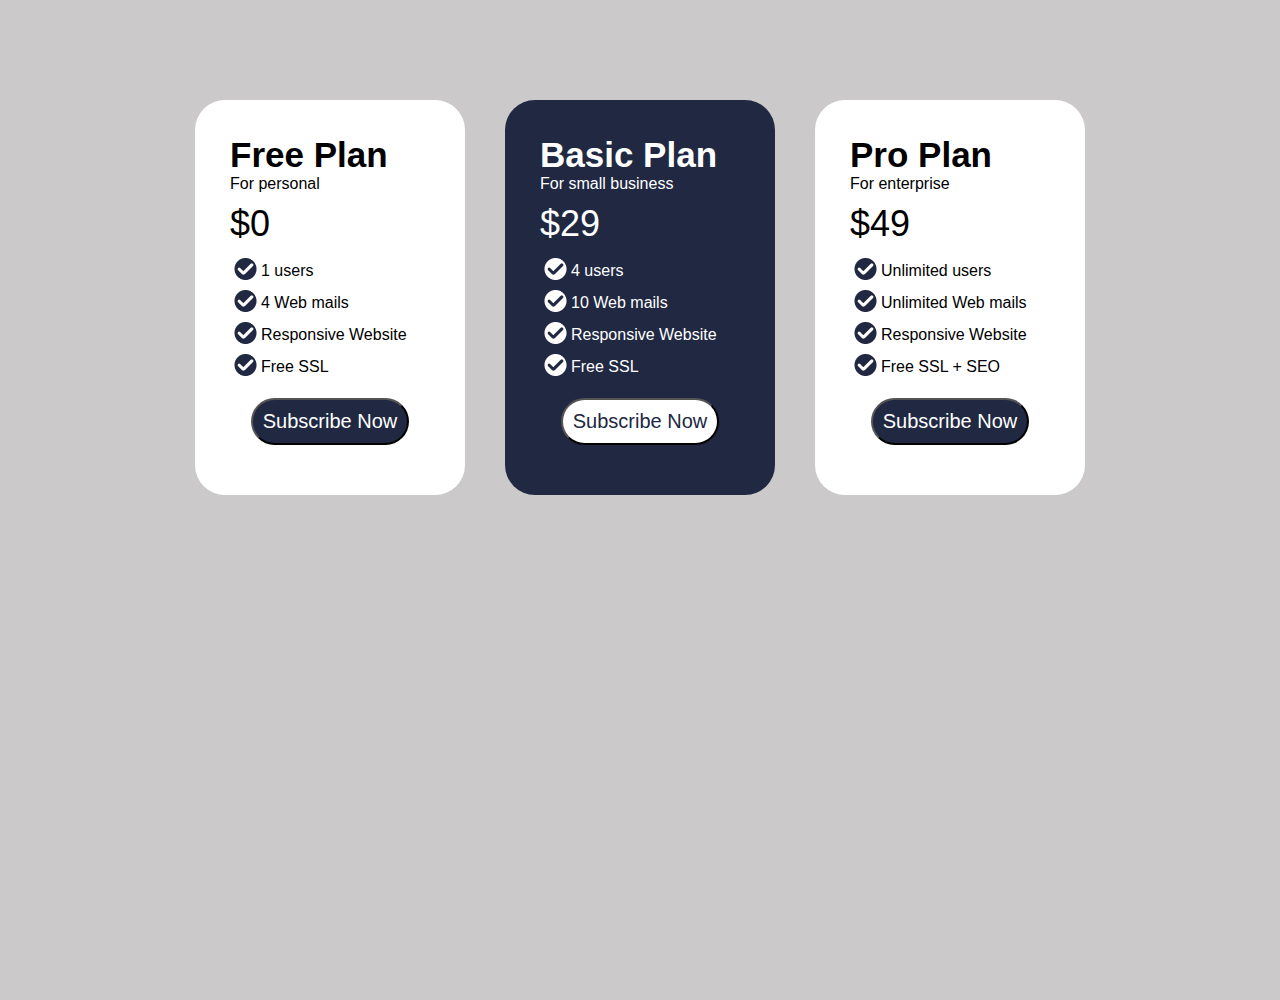
<file: FlexBox in CSS/Answer4/index.html>
<!DOCTYPE html>
<html lang="en">
<head>
    <meta charset="UTF-8">
    <meta name="viewport" content="width=device-width, initial-scale=1.0">
    <title>Answer 4</title>
    <link rel="stylesheet" href="./style.css">
</head>
<body>
    
<!-- Pricing section -->
    <div class="container">
        <div class="card">
            <!-- free plan card -->
            <h3 class="plan-name">Free Plan</h3>
            <p class="plan-for">For personal</p>
            <h3 class="pricing">&#36;0</h3>
            <p class="features"><span><img src="./light_tick.png" alt="light tick"></span>1 users</p>
            <p class="features"><span><img src="./light_tick.png" alt="light tick"></span>4 Web mails</p>
            <p class="features"><span><img src="./light_tick.png" alt="light tick"></span>Responsive Website</p>
            <p class="features"><span><img src="./light_tick.png" alt="light tick"></span>Free SSL</p>

            <div class="subscribe-container">
                <button class="subscribe-button">Subscribe Now</button>
            </div>
        </div>
        <div class="card dark">
            <!-- basic plan card -->
            <h3 class="plan-name">Basic Plan</h3>
            <p class="plan-for">For small business</p>
            <h3 class="pricing">&#36;29</h3>
            <p class="features"><span><img src="./dark_tick.png" alt="dark tick"></span>4 users</p>
            <p class="features"><span><img src="./dark_tick.png" alt="dark tick"></span>10 Web mails</p>
            <p class="features"><span><img src="./dark_tick.png" alt="dark tick"></span>Responsive Website</p>
            <p class="features"><span><img src="./dark_tick.png" alt="dark tick"></span>Free SSL</p>

            <div class="subscribe-container">
                <button class="subscribe-button">Subscribe Now</button>
            </div>
        </div>
        <div class="card">
            <!-- pro plan card -->
            <h3 class="plan-name">Pro Plan</h3>
            <p class="plan-for">For enterprise</p>
            <h3 class="pricing">&#36;49</h3>
            <p class="features"><span><img src="./light_tick.png" alt="light tick"></span>Unlimited users</p>
            <p class="features"><span><img src="./light_tick.png" alt="light tick"></span>Unlimited Web mails</p>
            <p class="features"><span><img src="./light_tick.png" alt="light tick"></span>Responsive Website</p>
            <p class="features"><span><img src="./light_tick.png" alt="light tick"></span>Free SSL + SEO</p>

            <div class="subscribe-container">
                <button class="subscribe-button">Subscribe Now</button>
            </div>
        </div>
    </div>
</body>
</html>
</file>
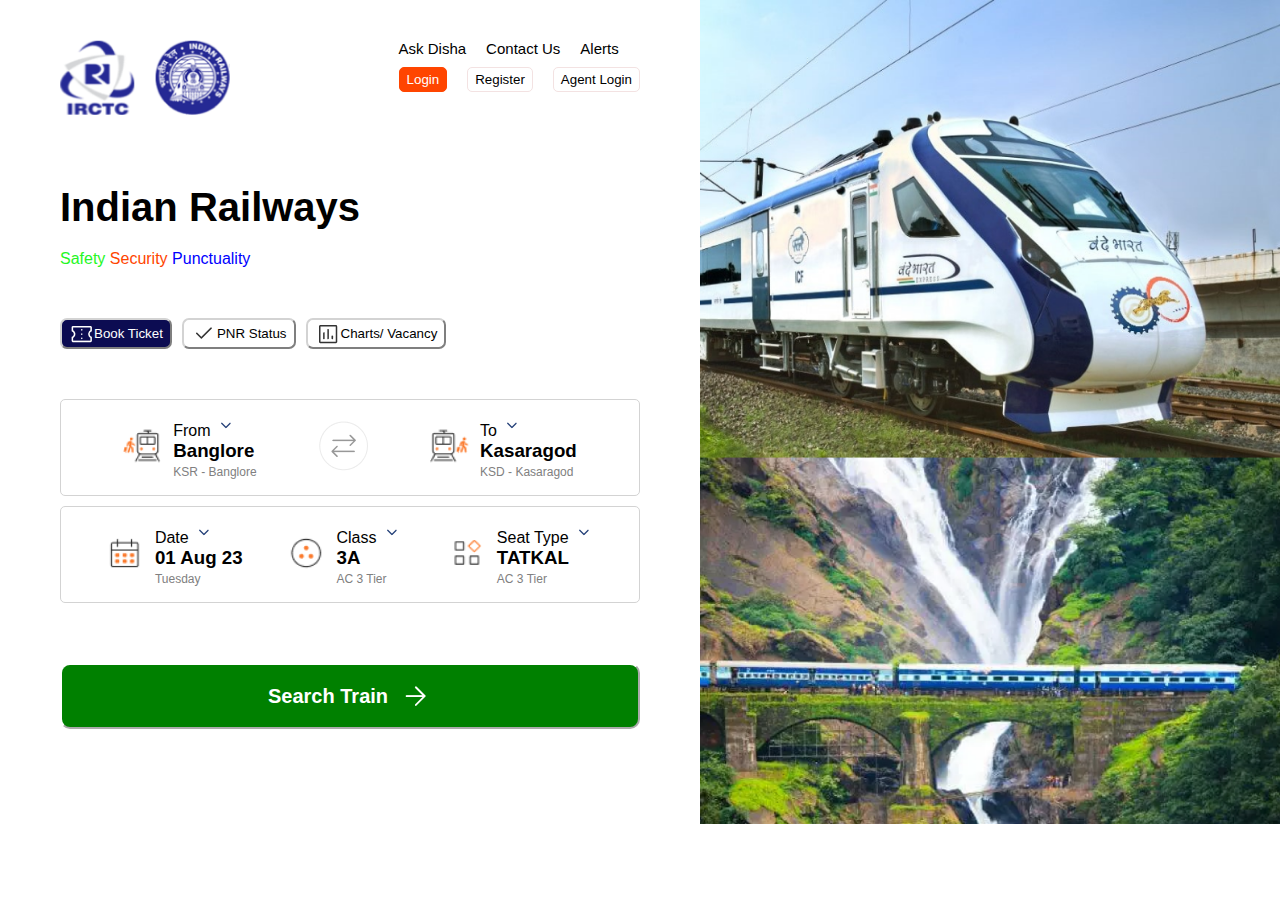
<file: FlexBox in CSS/Answer5/index.html>
<!DOCTYPE html>
<html lang="en">
  <head>
    <meta charset="UTF-8" />
    <meta name="viewport" content="width=device-width, initial-scale=1.0" />
    <title>Answer 5</title>
    <link rel="stylesheet" href="./style.css" />
  </head>

  <body>
    <div class="container">
      <!-- left section -->
      <section class="left-container">
        <nav>
          <div class="logo-container">
            <img src="./images/IRCTCLogo.png" alt="IRCTC" />
            <img src="./images/indianRailwaysLogo.png" alt="Indian railway" />
          </div>
          <div class="nav-container">
            <ul>
              <li>Ask Disha</li>
              <li>Contact Us</li>
              <li>Alerts</li>
            </ul>
            <ul>
              <li><button class="selected">Login</button></li>
              <li><button>Register</button></li>
              <li><button>Agent Login</button></li>
            </ul>
          </div>
        </nav>
        <main>
          <div>
            <h2 class="main-heading">Indian Railways</h2>
            <p class="sub-heading">
              <span class="green-text">Safety</span>
              <span class="orange-text">Security</span>
              <span class="blue-text">Punctuality</span>
            </p>
          </div>
          <div class="choose-button">
            <button class="selected">
              <img src="./images/ticket_icon.png" alt="" />Book Ticket
            </button>
            <button><img src="./images/tick_icon.png" alt="" />PNR Status</button>
            <button>
              <img src="./images/chart_icon.png" alt="" />Charts/ Vacancy
            </button>
          </div>

          <div class="journey-detail-container">
            <div class="journey-details">
              <div class="card-element">
                <div class="card-element-image">
                  <img src="./images/departure_train_icon.png" alt="" />
                </div>
                <div class="select-option">
                  <div class="dropdown">
                    <span>From</span>
                    <img src="./images/expand_more_icon.png" alt="" />
                  </div>
                  <div class="choose-location">
                    <h3>Banglore</h3>
                    <span>KSR - Banglore</span>
                  </div>
                </div>
              </div>
              <div class="arrow-img">
                <img src="./images/to_from_arrow.png" alt="" />
              </div>
              <div class="card-element">
                <div class="card-element-image">
                  <img src="./images/destination_train_icon.png" alt="" />
                </div>
                <div class="select-option">
                  <div class="dropdown">
                    <span>To</span>
                    <img src="./images/expand_more_icon.png" alt="" />
                  </div>
                  <div class="choose-location">
                    <h3>Kasaragod</h3>
                    <span>KSD - Kasaragod</span>
                  </div>
                </div>
              </div>
            </div>

            <div class="journey-details">
              <div class="card-element">
                <div class="card-element-image">
                  <img src="./images/calander-icon.png" alt="" />
                </div>
                <div class="select-option">
                  <div class="dropdown">
                    <span>Date</span>
                    <img src="./images/expand_more_icon.png" alt="" />
                  </div>
                  <div class="choose-location">
                    <h3>01 Aug 23</h3>
                    <span>Tuesday</span>
                  </div>
                </div>
              </div>
              <div class="card-element">
                <div class="card-element-image">
                  <img src="./images/threedot-icon.png" alt="" />
                </div>
                <div class="select-option">
                  <div class="dropdown">
                    <span>Class</span>
                    <img src="./images/expand_more_icon.png" alt="" />
                  </div>
                  <div class="choose-location">
                    <h3>3A</h3>
                    <span>AC 3 Tier</span>
                  </div>
                </div>
              </div>
              <div class="card-element">
                <div class="card-element-image">
                  <img src="./images/widgets_icon.png" alt="" />
                </div>
                <div class="select-option">
                  <div class="dropdown">
                    <span>Seat Type</span>
                    <img src="./images/expand_more_icon.png" alt="" />
                  </div>
                  <div class="choose-location">
                    <h3>TATKAL</h3>
                    <span>AC 3 Tier</span>
                  </div>
                </div>
              </div>
            </div>
          </div>
          <button class="search-button">
            Search Train <img src="./images/right-arrow-icon.png" alt="" />
          </button>
        </main>
      </section>

      <!-- Right section -->
      <section class="right-container">
        <img src="./images/heroImage.png" alt="" />
      </section>
    </div>
  </body>
</html>
</file>
<file: FlexBox in CSS/Answer4/style.css>
*{
    margin: 0;padding: 0;
    font-family:sans-serif;
}
.container{
    width: 100vw;
    height: 100vh;
    background-color: rgb(203, 201, 201);
    padding-top: 100px;
    display: flex;
    justify-content: center;
    gap: 40px;
}

.card{
    width: 200px;
    height: fit-content;
    background-color: white;
    border-radius: 30px;
    padding: 35px;
}

.plan-name{
    font-size: 35px;
}

.pricing{
    font-size: 36px;
    margin: 10px 0;
    font-weight: 80;
}

.features{
    display: flex;
    align-items: center;
}

.subscribe-container{
    display: flex;
    justify-content: center;
}

.subscribe-button{
    border-radius: 25px;
    background-color: #202842;
    color: white;
    font-size: 20px;
    padding: 10px;
    margin: 15px auto;
}

.dark{
    background-color: #202842;
    color: white;
}

.dark button{
    background-color: white;
    color: #202842;
}
</file>
<file: FlexBox in CSS/Answer5/style.css>
*{
    margin: 0;
    padding: 0;
    list-style: none;
}

.container{
    max-width: 1440px;
    min-width: 1024px;
    margin: 0 auto;
    display: flex;
    font-family: sans-serif;
}

.right-container{
    width: 50%;
    /* height: auto; */
}

.right-container img{
    width: 100%;
    height: auto;
}
.left-container{
    width: 50%;
    display: flex;
    flex-direction: column;
    padding: 40px 60px;
}

nav{
    display: flex;
    justify-content: space-between;
    margin-bottom: 70px;
}

.logo-container{
    display: flex;
    gap: 20px;
}

.logo-container img{
    width: 75px;
    height: 75px;
}

.nav-container{
    display: flex;
    flex-direction: column;
    gap: 10px;
}

.nav-container ul{
    display: flex;
    gap: 20px;
    font-size: 15px;
}

.nav-container li{
    cursor: pointer;
}

.nav-container button{
    border: 1px solid rgb(243, 226, 226);
    background-color: transparent;
    border-radius: 5px;
    cursor: pointer;
    padding: 4px 7px;
}

.nav-container .selected{
    background-color: orangered;
    border-color: orangered;
    color: white;
}

main{
    display: flex;
    flex-direction: column;
    gap: 50px;
}
 main .main-heading{
    font-size: 40px;
    margin-bottom: 20px;
 }

 main .choose-button{
    display: flex; 
    gap: 10px;
}

main .choose-button .selected{
    background-color: rgb(12, 12, 82);
    color: white;
}

main .choose-button button{
    display: flex;
    align-items: center;
    background-color: transparent;
    border-color: lightgray;
    padding:0 7px;
    border-radius: 7px;
}

main .journey-details{
    border: 1px solid lightgray;
    padding: 15px 0px;
    border-radius: 5px;
    margin-bottom: 10px;
    display: flex;
    flex-wrap: wrap;
    align-items: center;
    justify-content: space-evenly;

}
 
main .card-element{
    display: flex;
    align-items: center;
}

main .card-element-image img{
    width: 40px;
    height: 40px;
    margin-right: 10px;
}

main .dropdown{
    gap: 5px;
    cursor: pointer;
}

.search-button{
    background-color: green;
    border-radius: 10px;
    display: flex;
    align-items: center;
    justify-content: center;
    color: white;
    border-color: white;
    font-size: 20px;
    font-weight: bold; 
    gap: 12px;
    padding: 15px 0;
    cursor: pointer;
}

.choose-location span{
    font-size: 12px;
    color: grey;
}

 .green-text{
    color: rgb(37, 246, 37);
 }

 .orange-text{
    color: orangered;
 }

 .blue-text{
    color: blue;
 }
</file>
